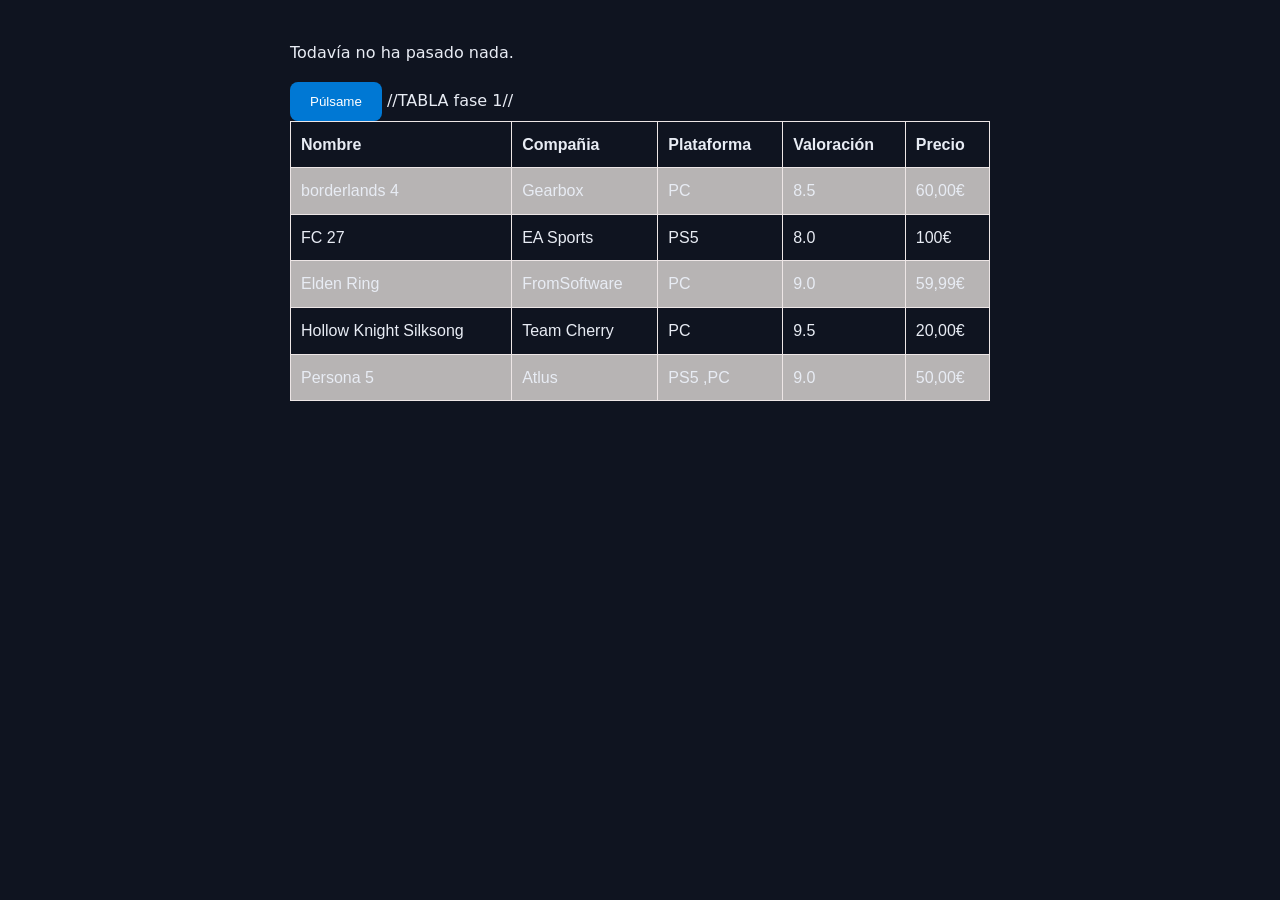
<file: Index.html>
<!DOCTYPE html>
<html lang="es">
<head>
<meta charset="UTF-8">
<meta name="viewport" content="width=device-width, initial-scale=1.0">
<link rel="stylesheet" href="estilos.css">
<title>Mi primer script</title>
</head>
<body>
<p id="mensaje">Todavía no ha pasado nada.</p>
<button id="boton" onclick="cambiarmensaje('Ha pasado algo.')">Púlsame</button>
//TABLA fase 1//
<table id="tablaJuegos">

  <tr>
    <th>Nombre</th>
    <th>Compañia</th>
    <th>Plataforma</th>
    <th>Valoración</th>
    <th>Precio</th>

  </tr>
  <tr>
    <td>borderlands 4</td>
    <td>Gearbox</td>
    <td>PC</td>
    <td>8.5</td>
    <td>60,00€</td>
  </tr>
  <tr>
    <td>FC 27</td>
    <td>EA Sports</td>
    <td>PS5</td>
    <td>8.0</td>
    <td>100€</td>
  </tr>
  <tr>
    <td>Elden Ring</td>
    <td>FromSoftware</td>
    <td>PC</td>
    <td>9.0</td>
    <td>59,99€</td>
  </tr>
  <tr>
    <td>Hollow Knight Silksong</td>
    <td>Team Cherry</td>
    <td>PC</td>
    <td>9.5</td>
    <td>20,00€</td>
    </tr>
    <tr>
        <td> Persona 5</td>
        <td>Atlus</td>
        <td>PS5 ,PC</td>
        <td>9.0</td>
        <td>50,00€</td>
        </table>
</body>
</html>
</file>
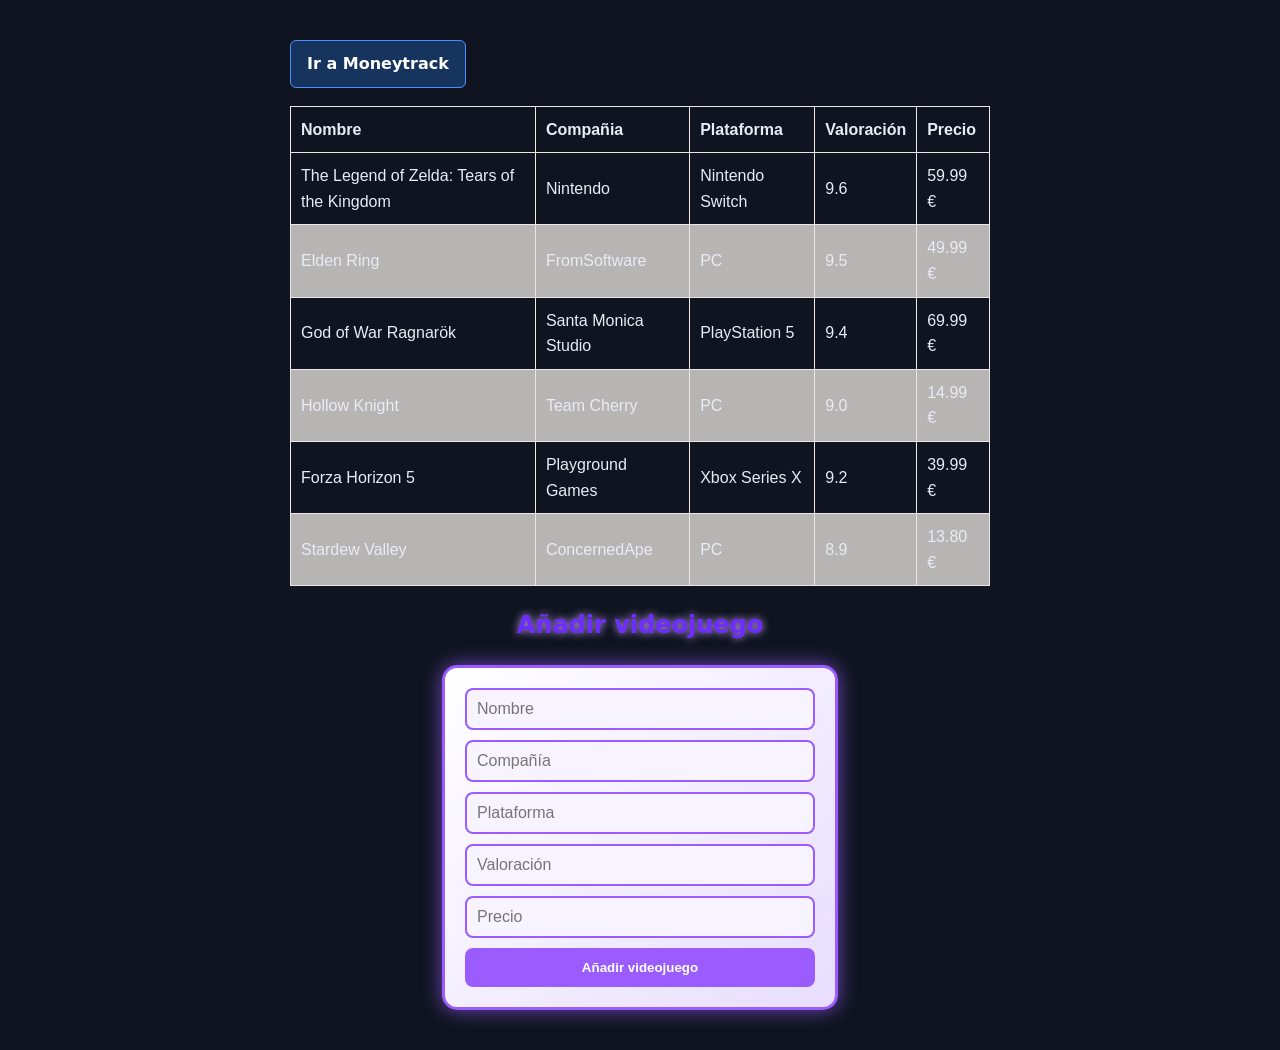
<file: index.html>
<!DOCTYPE html>
<html lang="es">
<head>
<meta charset="UTF-8">
<meta name="viewport" content="width=device-width, initial-scale=1.0">
<!!-- Enlace al archivo de estilos CSS -->

<link rel="stylesheet" href="estilos.css">
<title>Mi primer script</title>
</head>
<body>

<a class="enlace-moneytrack" href="Moneytrack/IndexMT.html">Ir a Moneytrack</a>

<table id="tablaJuegos">
  <thead>
    <tr>
      <th>Nombre</th>
      <th>Compañia</th>
      <th>Plataforma</th>
      <th>Valoración</th>
      <th>Precio</th>
    </tr>
  </thead>
  <tbody id="cuerpoTabla">
  <tr id="fila1">
    <td> The Legend of Zelda: Tears of the Kingdom</td>
    <td>Nintendo</td>
    <td>Nintendo Switch</td>
    <td>9.6</td>
    <td>59.99 €</td>
  </tr>
  <tr id="fila2">
    <td>Elden Ring</td>
    <td>FromSoftware</td>
    <td>PC</td>
    <td>9.5</td>
    <td>49.99 €</td>
  </tr>
  <tr id="fila3">
    <td> God of War Ragnarök</td>
    <td>Santa Monica Studio</td>
    <td>PlayStation 5</td>
    <td>9.4</td>
    <td>69.99 €</td>
  </tr>
  <tr id="fila4">
    <td> Hollow Knight</td>
    <td>Team Cherry</td>
    <td>PC</td>
    <td>9.0</td>
    <td>14.99 €</td>
  </tr>
    <tr id="fila5">
        <td>Forza Horizon 5</td>
        <td>Playground Games</td>
        <td>Xbox Series X</td>
        <td>9.2</td>
        <td>39.99 €</td>
    </tr>
        <tr id="fila6">
        <td>Stardew Valley</td>
        <td>ConcernedApe</td>
        <td>PC</td>
        <td>8.9</td>
        <td>13.80 €</td>
    </tr>
  </tbody>
</table>

<h2>Añadir videojuego</h2>

<!-- Formulario para añadir un nuevo videojuego -->
<form id="formVideojuego">
    <input type="text" id="nombre" placeholder="Nombre">
    <input type="text" id="compania" placeholder="Compañía">
    <input type="text" id="plataforma" placeholder="Plataforma">
    <input type="number" id="valoracion" placeholder="Valoración">
    <input type="number" id="precio" placeholder="Precio">
   <button id="Añadir" type="submit">Añadir videojuego</button>
</form>
<script src="apps.js"></script>
<script src="reto2.js"></script>
<script src="Bucles.js"></script>
<script src="personajes.js"></script>

</body>

</body>
</html>
</file>
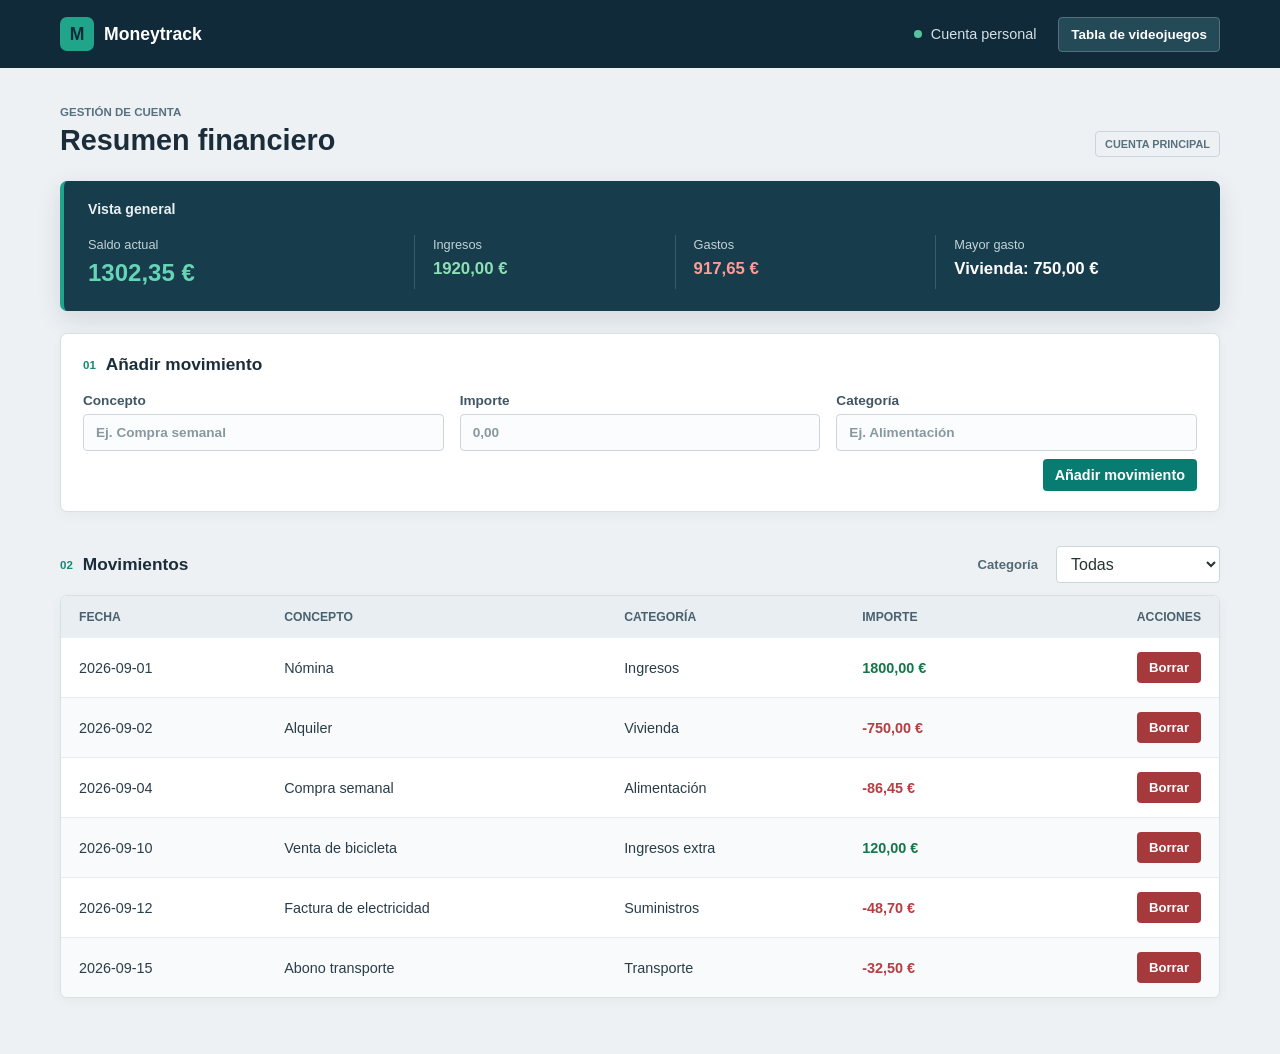
<file: Moneytrack/IndexMT.html>
<!DOCTYPE html>
<html lang="es">
<head>
    <meta charset="UTF-8">
    <meta name="viewport" content="width=device-width, initial-scale=1.0">
    <title>Moneytrack</title>
    <link rel="stylesheet" href="estilos.css">
</head>
<body>
    <header class="barra-superior">
        <a class="marca" href="#" aria-label="Moneytrack, inicio">
            <span class="marca-icono">M</span>
            <span>Moneytrack</span>
        </a>
        <div class="acciones-cabecera">
            <div class="estado-cuenta">
                <span class="indicador-activo"></span>
                <span>Cuenta personal</span>
            </div>
            <a class="boton-videojuegos" href="../index.html">Tabla de videojuegos</a>
        </div>
    </header>
    <main class="contenedor-principal">
        <section class="encabezado-pagina">
            <div>
                <p class="sobrelinea">GESTIÓN DE CUENTA</p>
                <h1>Resumen financiero</h1>
            </div>
            <span class="etiqueta-cuenta">CUENTA PRINCIPAL</span>
        </section>
        <section class="resumen-gastos" aria-live="polite">
            <h2>Vista general</h2>
            <dl class="estadisticas">
                <div><dt>Saldo actual</dt><dd id="saldo-actual"></dd></div>
                <div><dt>Ingresos</dt><dd id="total-ingresos"></dd></div>
                <div><dt>Gastos</dt><dd id="total-gastos"></dd></div>
                <div><dt>Mayor gasto</dt><dd id="categoria-mayor-gasto"></dd></div>
            </dl>
        </section>
        <section class="formulario-movimiento">
            <div class="encabezado-seccion">
                <span class="numero-seccion">01</span>
                <h2>Añadir movimiento</h2>
            </div>
            <form id="formulario-movimiento" novalidate>
                <div class="campos-formulario">
                    <label for="concepto">Concepto
                        <input id="concepto" name="concepto" type="text" placeholder="Ej. Compra semanal" required>
                    </label>
                    <label for="importe">Importe
                        <input id="importe" name="importe" type="number" step="any" placeholder="0,00" required>
                    </label>
                    <label for="categoria">Categoría
                        <input id="categoria" name="categoria" type="text" placeholder="Ej. Alimentación" required>
                    </label>
                </div>
                <div class="acciones-formulario">
                    <p id="error-formulario" class="error-formulario" aria-live="polite"></p>
                    <button type="submit">Añadir movimiento</button>
                </div>
            </form>
        </section>
        <section class="seccion-movimientos">
            <div class="barra-movimientos">
                <div class="encabezado-seccion">
                    <span class="numero-seccion">02</span>
                    <h2>Movimientos</h2>
                </div>
                <div class="filtro-categoria">
                    <label for="filtro-categoria">Categoría</label>
                    <select id="filtro-categoria">
                        <option value="">Todas</option>
                    </select>
                </div>
            </div>
            <div class="tabla-contenedor">
                <table>
                    <thead>
                        <tr>
                            <th>Fecha</th>
                            <th>Concepto</th>
                            <th>Categoría</th>
                            <th>Importe</th>
                            <th>Acciones</th>
                        </tr>
                    </thead>
                    <tbody id="cuerpo-movimientos"></tbody>
                </table>
            </div>
        </section>
    </main>
    <script src="app.js"></script>
</body>
</html>
</file>
<file: estilos.css>
body {
font-family: "Segoe UI", system-ui, sans-serif;
background-color: #0f1420;
color: #e8ecf4;
max-width: 700px;
margin: 40px auto;
padding: 0 20px;
line-height: 1.6;
}

.enlace-moneytrack {
    display: inline-block;
    margin-bottom: 18px;
    padding: 10px 16px;
    border: 1px solid #4f8cff;
    border-radius: 6px;
    background-color: #17345e;
    color: #fff;
    font-weight: 600;
    text-decoration: none;
    transition: background-color 0.2s, transform 0.2s;
}

.enlace-moneytrack:hover {
    background-color: #24519a;
    transform: translateY(-1px);
}

.enlace-moneytrack:focus-visible {
    outline: 3px solid #8eb5ff;
    outline-offset: 3px;
}

h1 {
color: #4f8cff;
}
#boton {
    background-color: #0078d4;
    color: white;
    padding: 12px 20px;
    border: none;
    border-radius: 8px;
    cursor: pointer;
}

#boton:hover {
    background-color: #005a9e;
}
/* Menú */
#menu {
  background-color: #e8dfdf;
  padding: 15px;
     padding: 12px 20px;
    border: none;
    border-radius: 8px;
    cursor: pointer;

}

/* Enlaces */
.enlace {
  color: #58a6ff;
  text-decoration: none;
  margin-right: 15px;
}

/* Hover */
.enlace:hover {
  color: #0b72bb;
  background-color: #0274f6;
  padding: 5px;
  border-radius: 8px;
}
body.tema-claro {
  background-color: #f50000;
  color: #fb0202;
}

body.tema-claro #menu {
  background-color: #58a6ff;
}

body.tema-claro .enlace {
  color: #ee0000;
  
}
.modonoche {
  background-color: #0f1420;
  color: #e8ecf4;
  background-color: #0274f6;
  padding: 5px;
  border-radius: 8px;
}
.tema-claro {
  background-color: #f50000;
  color: #fb0202;
  background-color: #0274f6;
  padding: 5px;
  border-radius: 8px;
}   
/* Selecciona la tabla por su id */
#tablaJuegos {
    width: 100%;
    border-collapse: collapse;
    font-family: Arial, sans-serif;
}

/* Bordes y espacio interior */
#tablaJuegos th,
#tablaJuegos td {
    border: 1px solid #ede6e6;
    padding: 10px;
    text-align: left;
}


/* Efecto cebra */
#tablaJuegos tr:nth-child(even) {
    background-color: #b7b4b4;
}

/* Efecto hover */
#tablaJuegos tr:hover {
    background-color: #e9ece9;
}

#formVideojuego button {
    position: relative;
    padding: 12px;
    background-color: #9b5cff;
    color: white;
    border: none;
    border-radius: 8px;
    cursor: pointer;
    overflow: hidden;
    transition: 0.3s;
}

#formVideojuego button:hover {
    background-color: #6f2cff;
    box-shadow: 0 0 15px #9b5cff;
    transform: scale(1.05);
}

#formVideojuego button::before {
    content: "🕸️";
    position: absolute;
    font-size: 40px;
    opacity: 0;
    top: 50%;
    left: 50%;
    transform: translate(-50%, -50%) scale(0);
    transition: 0.4s;
}

#formVideojuego button:hover::before {
    opacity: 0.4;
    transform: translate(-50%, -50%) scale(1.5);
}
#formVideojuego {
    display: flex;
    flex-direction: column;
    gap: 10px;
    width: 350px;
    margin: 20px auto;
    padding: 20px;
    background: linear-gradient(135deg, #ffffff, #e8ddff);
    border: 3px solid #9b5cff;
    border-radius: 15px;
    box-shadow: 0 0 20px rgba(155, 92, 255, 0.7);
}

#formVideojuego input {
    padding: 10px;
    border: 2px solid #9b5cff;
    border-radius: 8px;
    background-color: #f8f4ff;
    color: #2b0a45;
    font-size: 16px;
}

#formVideojuego input:focus {
    outline: none;
    box-shadow: 0 0 10px #9b5cff;
}

#formVideojuego button {
    padding: 12px;
    background-color: #9b5cff;
    color: white;
    border: none;
    border-radius: 8px;
    cursor: pointer;
    font-weight: bold;
    transition: 0.3s;
}

#formVideojuego button:hover {
    background-color: #6f2cff;
    transform: scale(1.05);
    box-shadow: 0 0 15px #9b5cff;
}

h2 {
    text-align: center;
    color: #6f2cff;
    text-shadow: 0 0 8px #c9a3ff;
}
</file>
<file: Moneytrack/estilos.css>
.ingreso {
	color: #16803c;
}

.gasto {
	color: #c62828;
}

body {
	margin: 0;
	padding: 32px;
	background: #f3f6f4;
	color: #26332e;
	font-family: "Segoe UI", Tahoma, sans-serif;
}

label {
	margin-right: 8px;
	font-weight: 600;
}

.resumen-gastos {
	max-width: 920px;
	margin-bottom: 20px;
	padding: 16px 20px;
	border-left: 4px solid #c62828;
	background: #fff;
}

.resumen-gastos h2 {
	margin: 0 0 6px;
	font-size: 1rem;
}

.estadisticas {
	display: grid;
	grid-template-columns: repeat(4, minmax(0, 1fr));
	gap: 16px;
	margin: 12px 0 0;
}

.estadisticas div {
	min-width: 0;
}

.estadisticas dt {
	color: #5b6b63;
	font-size: 0.85rem;
}

.estadisticas dd {
	margin: 4px 0 0;
	font-size: 1.05rem;
	font-weight: 600;
}

.formulario-movimiento {
	max-width: 920px;
	margin-bottom: 22px;
	padding: 18px 20px;
	border: 1px solid #dce4df;
	border-radius: 8px;
	background: #fff;
}

.formulario-movimiento h2 {
	margin: 0 0 14px;
	font-size: 1.05rem;
}

.campos-formulario {
	display: grid;
	grid-template-columns: repeat(3, minmax(0, 1fr));
	gap: 14px;
}

.campos-formulario label {
	display: grid;
	gap: 6px;
	margin: 0;
}

.campos-formulario input {
	min-width: 0;
	padding: 9px 10px;
	border: 1px solid #cbd5cf;
	border-radius: 5px;
	font: inherit;
}

.campos-formulario input:focus-visible {
	outline: 3px solid #9ac8ac;
	outline-offset: 1px;
}

.error-formulario {
	min-height: 1.2em;
	margin: 8px 0;
	color: #b42318;
}

button {
	padding: 8px 12px;
	border: 0;
	border-radius: 5px;
	background: #24483c;
	color: #fff;
	font: inherit;
	cursor: pointer;
}

button:hover {
	background: #18372d;
}

.boton-borrar {
	background: #a52a2a;
}

#filtro-categoria {
	margin-bottom: 18px;
	padding: 8px 30px 8px 10px;
	border: 1px solid #cbd5cf;
	border-radius: 5px;
	background: #fff;
	color: #26332e;
	font: inherit;
}

#filtro-categoria:focus-visible {
	outline: 3px solid #9ac8ac;
	outline-offset: 2px;
}

.tabla-contenedor {
	max-width: 920px;
	overflow-x: auto;
	border: 1px solid #dce4df;
	border-radius: 8px;
	background: #fff;
	box-shadow: 0 4px 16px rgb(25 50 38 / 7%);
}

table {
	width: 100%;
	min-width: 700px;
	border-collapse: collapse;
	text-align: left;
}

th,
td {
	padding: 14px 18px;
}

th {
	background: #24483c;
	color: #fff;
	font-size: 0.85rem;
	font-weight: 600;
}

td {
	border-bottom: 1px solid #e8eeea;
}

tbody tr:nth-child(even) {
	background: #f7faf8;
}

tbody tr:hover {
	background: #edf4ef;
}

tbody tr:last-child td {
	border-bottom: 0;
}

th:last-child,
td:last-child {
	text-align: right;
	font-variant-numeric: tabular-nums;
}

.ingreso,
.gasto {
	font-weight: 600;
}

@media (max-width: 600px) {
	body {
		font-size: 0.9rem;
	}

	.estadisticas {
		grid-template-columns: repeat(2, minmax(0, 1fr));
	}

	.campos-formulario {
		grid-template-columns: 1fr;
	}

	th,
	td {
		padding: 12px;
	}
}

:root {
	font-family: "Segoe UI", Tahoma, sans-serif;
	color: #1b2d3a;
	background: #edf1f4;
}

body {
	padding: 0;
	background: #edf1f4;
	color: #1b2d3a;
}

.barra-superior {
	display: flex;
	min-height: 68px;
	align-items: center;
	justify-content: space-between;
	padding: 0 max(28px, calc((100vw - 1160px) / 2));
	background: #102a3a;
	color: #fff;
}

.marca {
	display: inline-flex;
	align-items: center;
	gap: 10px;
	color: #fff;
	font-size: 1.1rem;
	font-weight: 700;
	text-decoration: none;
}

.marca-icono {
	display: grid;
	width: 34px;
	height: 34px;
	place-items: center;
	border-radius: 7px;
	background: #20a58b;
	color: #102a3a;
	font-weight: 800;
}

.estado-cuenta {
	display: flex;
	align-items: center;
	gap: 9px;
	color: #d5e0e5;
	font-size: 0.9rem;
}

.acciones-cabecera {
	display: flex;
	align-items: center;
	gap: 22px;
}

.boton-videojuegos {
	padding: 9px 12px;
	border: 1px solid #53717c;
	border-radius: 4px;
	background: #244a58;
	color: #fff;
	font-size: 0.84rem;
	font-weight: 600;
	text-decoration: none;
}

.boton-videojuegos:hover {
	border-color: #20a58b;
	background: #2d5964;
}

.indicador-activo {
	width: 8px;
	height: 8px;
	border-radius: 50%;
	background: #55c49d;
}

.contenedor-principal {
	width: min(1160px, calc(100% - 48px));
	margin: 0 auto;
	padding: 38px 0 56px;
}

.encabezado-pagina {
	display: flex;
	align-items: end;
	justify-content: space-between;
	margin-bottom: 24px;
}

.sobrelinea {
	margin: 0 0 6px;
	color: #58717f;
	font-size: 0.72rem;
	font-weight: 700;
	letter-spacing: 0;
}

.encabezado-pagina h1 {
	margin: 0;
	font-size: 1.8rem;
	font-weight: 650;
}

.etiqueta-cuenta {
	padding: 6px 9px;
	border: 1px solid #cbd6dc;
	border-radius: 4px;
	color: #58717f;
	font-size: 0.68rem;
	font-weight: 700;
}

.resumen-gastos {
	max-width: none;
	margin-bottom: 22px;
	padding: 20px 24px 22px;
	border: 0;
	border-left: 4px solid #20a58b;
	border-radius: 7px;
	background: #173c4b;
	box-shadow: 0 8px 24px rgb(16 42 58 / 12%);
	color: #fff;
}

.resumen-gastos h2 {
	margin: 0;
	color: #e9f0f2;
	font-size: 0.88rem;
	font-weight: 600;
}

.estadisticas {
	grid-template-columns: 1.25fr repeat(3, minmax(0, 1fr));
	gap: 0;
	margin-top: 18px;
}

.estadisticas div {
	padding: 2px 18px;
	border-left: 1px solid rgb(255 255 255 / 16%);
}

.estadisticas div:first-child {
	padding-left: 0;
	border-left: 0;
}

.estadisticas dt {
	color: #c2d2d8;
	font-size: 0.8rem;
}

.estadisticas dd {
	margin-top: 7px;
	color: #fff;
	font-size: 1.05rem;
	font-variant-numeric: tabular-nums;
}

.estadisticas div:first-child dd {
	color: #65d5b5;
	font-size: 1.5rem;
}

.estadisticas div:nth-child(2) dd {
	color: #8de0b4;
}

.estadisticas div:nth-child(3) dd {
	color: #ff9d95;
}

.formulario-movimiento {
	max-width: none;
	margin-bottom: 30px;
	padding: 20px 22px;
	border: 1px solid #d8e0e4;
	border-radius: 7px;
	background: #fff;
	box-shadow: 0 3px 12px rgb(16 42 58 / 4%);
}

.encabezado-seccion {
	display: flex;
	align-items: center;
	gap: 10px;
}

.encabezado-seccion h2 {
	margin: 0;
	font-size: 1.08rem;
	font-weight: 650;
}

.numero-seccion {
	color: #198875;
	font-size: 0.72rem;
	font-variant-numeric: tabular-nums;
	font-weight: 700;
}

.formulario-movimiento h2 {
	margin: 0;
	font-size: 1.08rem;
}

.campos-formulario {
	margin-top: 18px;
	gap: 16px;
}

.campos-formulario label {
	color: #405663;
	font-size: 0.85rem;
	font-weight: 600;
}

.campos-formulario input {
	padding: 10px 12px;
	border-color: #cbd6dc;
	border-radius: 4px;
	background: #fbfcfd;
	color: #1b2d3a;
}

.campos-formulario input::placeholder {
	color: #8798a1;
}

.campos-formulario input:focus-visible,
#filtro-categoria:focus-visible {
	outline-color: #20a58b;
}

.acciones-formulario {
	display: flex;
	align-items: center;
	justify-content: space-between;
	gap: 16px;
	margin-top: 8px;
}

.error-formulario {
	margin: 8px 0 0;
}

button {
	border-radius: 4px;
	background: #087c70;
	font-size: 0.9rem;
	font-weight: 600;
}

button:hover {
	background: #06675e;
}

.boton-borrar {
	background: #a5393c;
	font-size: 0.82rem;
}

.boton-borrar:hover {
	background: #842d30;
}

.seccion-movimientos {
	padding-top: 4px;
}

.barra-movimientos {
	display: flex;
	align-items: center;
	justify-content: space-between;
	gap: 16px;
	margin-bottom: 12px;
}

.filtro-categoria {
	display: flex;
	align-items: center;
	gap: 10px;
}

.filtro-categoria label {
	color: #536975;
	font-size: 0.82rem;
}

#filtro-categoria {
	margin: 0;
	padding: 8px 30px 8px 10px;
	border-color: #cbd6dc;
	border-radius: 4px;
}

.tabla-contenedor {
	max-width: none;
	border-color: #d8e0e4;
	border-radius: 7px;
	box-shadow: 0 3px 12px rgb(16 42 58 / 4%);
}

table {
	min-width: 760px;
}

th {
	background: #e8eef1;
	color: #49616e;
	font-size: 0.76rem;
	letter-spacing: 0;
	text-transform: uppercase;
}

td {
	border-bottom-color: #e7ecef;
	color: #2a3d48;
	font-size: 0.9rem;
}

tbody tr:nth-child(even) {
	background: #f8fafb;
}

tbody tr:hover {
	background: #eef7f5;
}

.ingreso {
	color: #147648;
}

.gasto {
	color: #b63e43;
}

@media (max-width: 760px) {
	.barra-superior {
		padding: 0 20px;
	}

	.contenedor-principal {
		width: calc(100% - 32px);
		padding-top: 28px;
	}

	.estadisticas {
		grid-template-columns: repeat(2, minmax(0, 1fr));
		gap: 18px 0;
	}

	.estadisticas div:nth-child(3) {
		padding-left: 0;
		border-left: 0;
	}

	.campos-formulario {
		grid-template-columns: repeat(2, minmax(0, 1fr));
	}
}

@media (max-width: 520px) {
	.barra-superior {
		min-height: 58px;
	}

	.estado-cuenta {
		font-size: 0.78rem;
	}

	.contenedor-principal {
		width: calc(100% - 24px);
		padding-top: 22px;
	}

	.encabezado-pagina {
		align-items: start;
		gap: 12px;
	}

	.encabezado-pagina h1 {
		font-size: 1.45rem;
	}

	.etiqueta-cuenta {
		margin-top: 14px;
		font-size: 0.58rem;
	}

	.resumen-gastos {
		padding: 17px 16px;
	}

	.estadisticas {
		gap: 16px 0;
	}

	.estadisticas div {
		padding-right: 8px;
		padding-left: 12px;
	}

	.estadisticas div:first-child,
	.estadisticas div:nth-child(3) {
		padding-left: 0;
	}

	.estadisticas dd {
		font-size: 0.95rem;
	}

	.estadisticas div:first-child dd {
		font-size: 1.2rem;
	}

	.formulario-movimiento {
		padding: 17px 15px;
	}

	.campos-formulario {
		grid-template-columns: 1fr;
	}

	.barra-movimientos {
		align-items: flex-start;
	}

	.filtro-categoria {
		align-items: flex-start;
		flex-direction: column;
		gap: 5px;
	}

	#filtro-categoria {
		max-width: 145px;
	}
}
</file>
